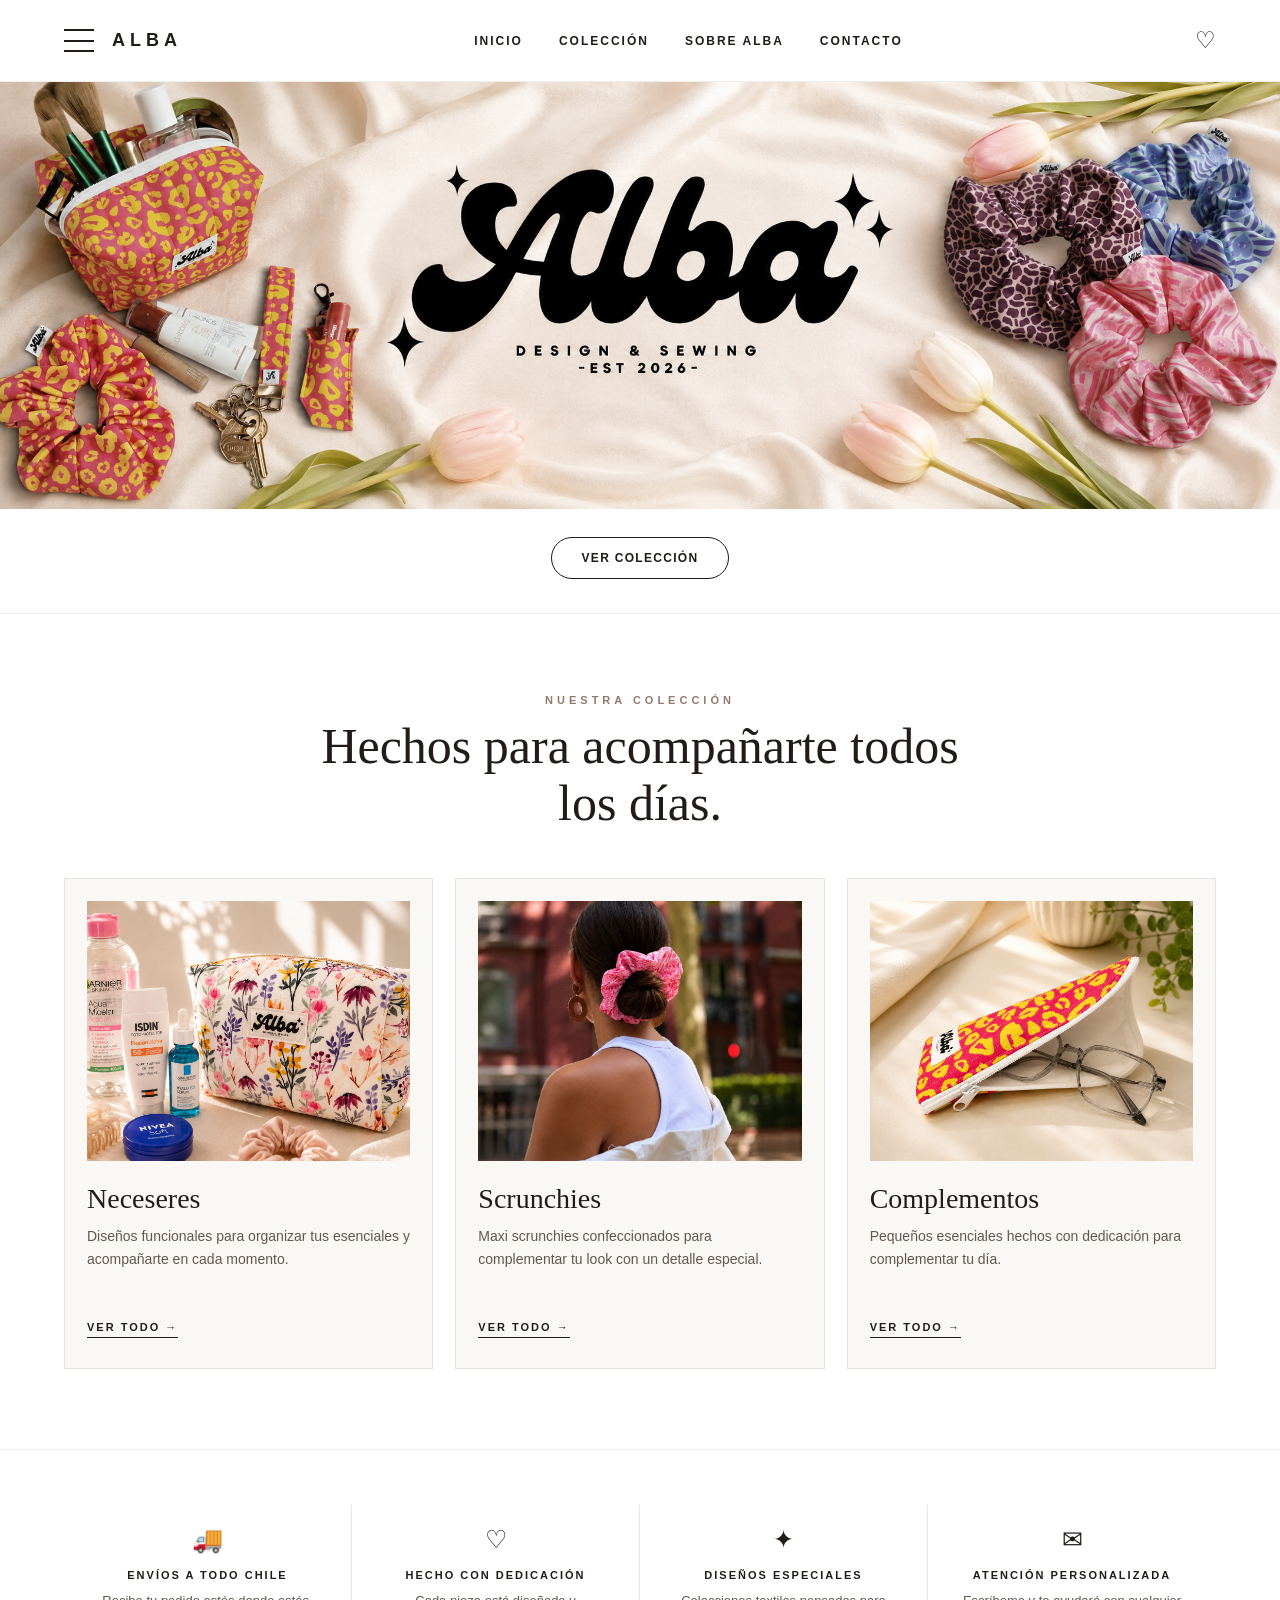
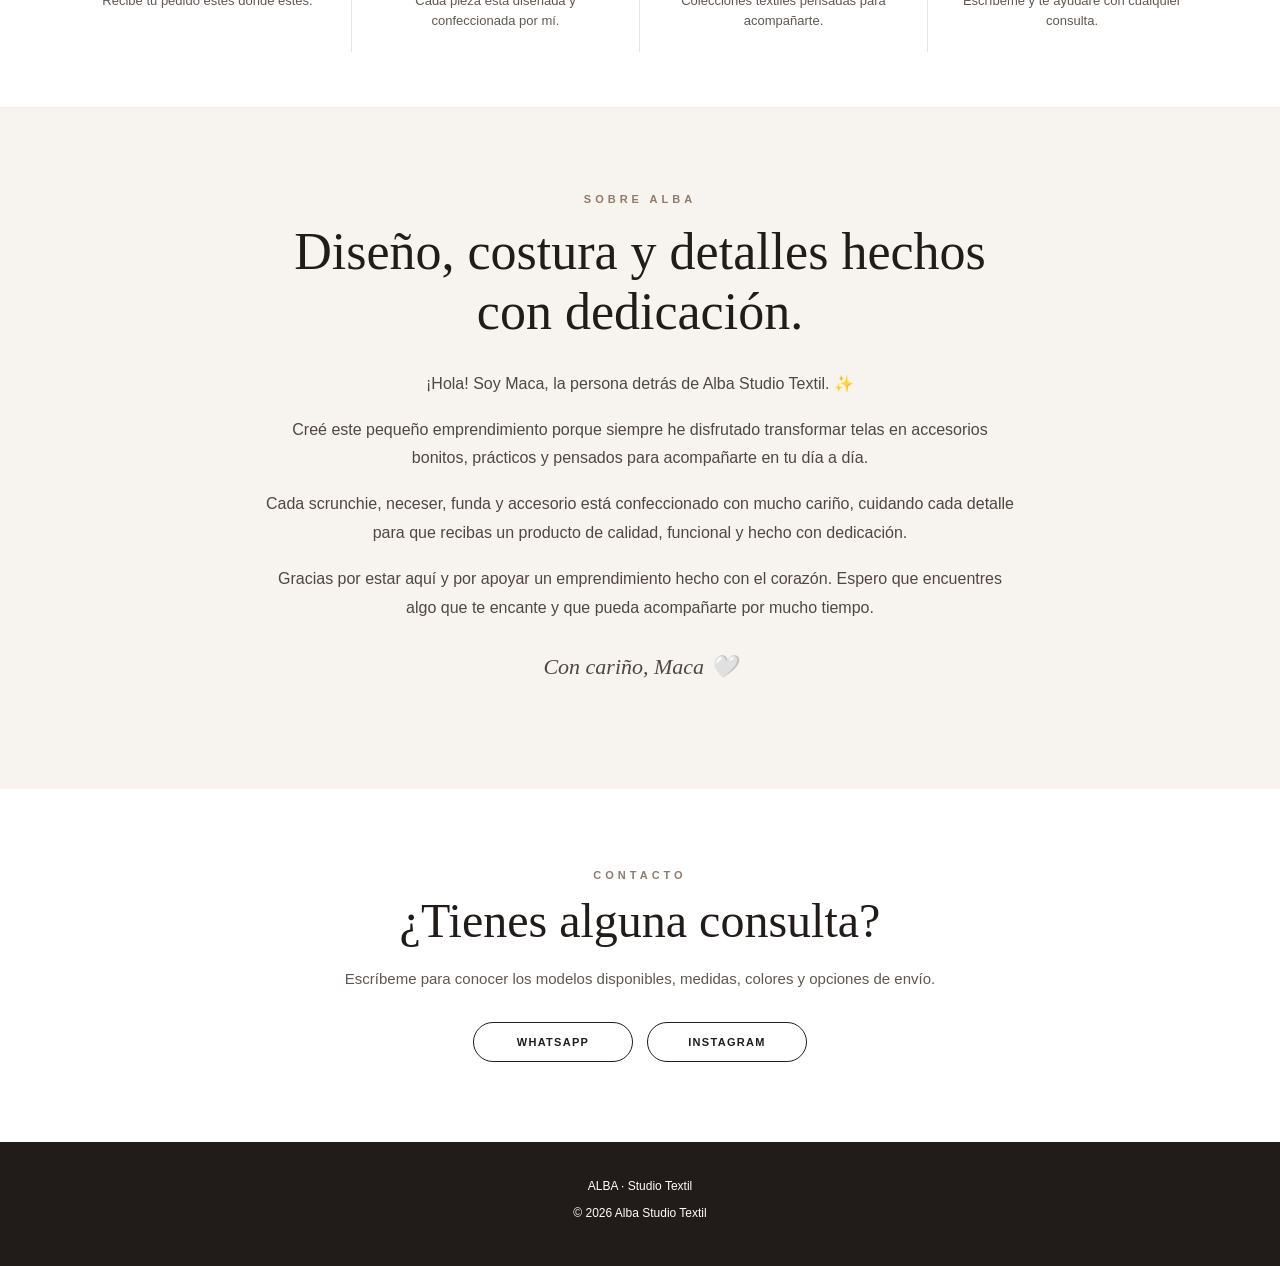
<file: index.html>
<!DOCTYPE html>
<html lang="es">

<head>
  <meta charset="UTF-8">

  <meta
    name="viewport"
    content="width=device-width, initial-scale=1.0"
  >

  <title>Alba Studio Textil</title>

  <link rel="stylesheet" href="style.css">
</head>

<body>

  <header class="encabezado">

    <div class="lado-izquierdo">

      <button
        class="menu-productos-boton"
        id="abrir-menu-productos"
        aria-label="Abrir menú de productos"
        type="button"
      >
        <span></span>
        <span></span>
        <span></span>
      </button>

      <a href="index.html" class="marca-menu">
        ALBA
      </a>

    </div>

    <nav class="menu">
      <a href="#inicio">Inicio</a>
      <a href="#coleccion">Colección</a>
      <a href="#sobre-alba">Sobre Alba</a>
      <a href="#contacto">Contacto</a>
    </nav>

    <a
      class="carrito-boton"
      href="https://wa.me/56994187887"
      target="_blank"
      rel="noopener noreferrer"
      aria-label="Contactar por WhatsApp"
    >
      ♡
    </a>

  </header>


  <!-- Fondo oscuro del menú lateral -->

  <div
    class="fondo-menu-productos"
    id="fondo-menu-productos"
  ></div>


  <!-- Menú lateral de categorías -->

  <aside
    class="menu-productos"
    id="menu-productos"
  >

    <div class="menu-productos-superior">

      <p>Productos</p>

      <button
        class="cerrar-menu-productos"
        id="cerrar-menu-productos"
        aria-label="Cerrar menú"
        type="button"
      >
        ×
      </button>

    </div>

    <nav class="menu-productos-enlaces">

      <a href="neceseres.html">
        Neceseres
      </a>

      <a href="scrunchies.html">
        Scrunchies
      </a>

      <a href="accesorios.html">
        Complementos
      </a>

    </nav>

  </aside>


  <main>

    <!-- Banner principal -->

    <section
      class="portada"
      id="inicio"
    >

      <img
        src="banner-alba.png"
        alt="Alba Studio Textil"
        class="logo-principal"
      >

      <a
        href="#coleccion"
        class="boton-principal"
      >
        Ver colección
      </a>

    </section>


    <!-- Categorías -->

    <section
      class="coleccion"
      id="coleccion"
    >

      <p class="etiqueta-seccion">
        Nuestra colección
      </p>

      <h1 class="titulo-seccion">
        Hechos para acompañarte todos los días.
      </h1>

      <div class="categorias">

        <!-- Neceseres -->

        <article class="categoria">

          <a href="neceseres.html" class="imagen-categoria">

            <img
              src="img/neceser1.png"
              alt="Neceseres Alba"
            >

          </a>

          <h2>Neceseres</h2>

          <p>
            Diseños funcionales para organizar tus esenciales
            y acompañarte en cada momento.
          </p>

          <a
            href="neceseres.html"
            class="enlace-categoria"
          >
            Ver todo →
          </a>

        </article>


        <!-- Scrunchies -->

        <article class="categoria">

          <a href="scrunchies.html" class="imagen-categoria">

            <img
              src="img/scrunchies1.png"
              alt="Scrunchies Alba"
            >

          </a>

          <h2>Scrunchies</h2>

          <p>
            Maxi scrunchies confeccionados para complementar
            tu look con un detalle especial.
          </p>

          <a
            href="scrunchies.html"
            class="enlace-categoria"
          >
            Ver todo →
          </a>

        </article>


        <!-- Complementos -->

        <article class="categoria">

          <a href="accesorios.html" class="imagen-categoria">

            <img
              src="img/accesorios1.png"
              alt="Accesorios Alba"
            >

          </a>

          <h2>Complementos</h2>

          <p>
            Pequeños esenciales hechos con dedicación
            para complementar tu día.
          </p>

          <a
            href="accesorios.html"
            class="enlace-categoria"
          >
            Ver todo →
          </a>

        </article>

      </div>

    </section>


    <!-- Beneficios -->

    <section class="beneficios">

      <article class="beneficio">

        <span>🚚</span>

        <h3>Envíos a todo Chile</h3>

        <p>
          Recibe tu pedido estés donde estés.
        </p>

      </article>


      <article class="beneficio">

        <span>♡</span>

        <h3>Hecho con dedicación</h3>

        <p>
          Cada pieza está diseñada y confeccionada por mí.
        </p>

      </article>


      <article class="beneficio">

        <span>✦</span>

        <h3>Diseños especiales</h3>

        <p>
          Colecciones textiles pensadas para acompañarte.
        </p>

      </article>


      <article class="beneficio">

        <span>✉</span>

        <h3>Atención personalizada</h3>

        <p>
          Escríbeme y te ayudaré con cualquier consulta.
        </p>

      </article>

    </section>


    <!-- Sobre Alba -->

    <section
      class="sobre-alba"
      id="sobre-alba"
    >

      <div class="sobre-contenido">

        <p class="etiqueta-seccion">
          Sobre Alba
        </p>

        <h2>
          Diseño, costura y detalles hechos con dedicación.
        </h2>

        <p>
          ¡Hola! Soy Maca, la persona detrás de Alba Studio Textil. ✨
        </p>

        <p>
          Creé este pequeño emprendimiento porque siempre he disfrutado
          transformar telas en accesorios bonitos, prácticos y pensados
          para acompañarte en tu día a día.
        </p>

        <p>
          Cada scrunchie, neceser, funda y accesorio está confeccionado
          con mucho cariño, cuidando cada detalle para que recibas un
          producto de calidad, funcional y hecho con dedicación.
        </p>

        <p>
          Gracias por estar aquí y por apoyar un emprendimiento hecho con
          el corazón. Espero que encuentres algo que te encante y que pueda
          acompañarte por mucho tiempo.
        </p>

        <p class="firma-maca">
          Con cariño, Maca 🤍
        </p>

      </div>

    </section>


    <!-- Contacto -->

    <section
      class="contacto"
      id="contacto"
    >

      <p class="etiqueta-seccion">
        Contacto
      </p>

      <h2>
        ¿Tienes alguna consulta?
      </h2>

      <p>
        Escríbeme para conocer los modelos disponibles,
        medidas, colores y opciones de envío.
      </p>

      <div class="botones-contacto">

        <a
          class="boton-contacto"
          href="https://wa.me/56994187887"
          target="_blank"
          rel="noopener noreferrer"
        >
          WhatsApp
        </a>

        <a
          class="boton-contacto"
          href="https://www.instagram.com/alba_studiotextil"
          target="_blank"
          rel="noopener noreferrer"
        >
          Instagram
        </a>

      </div>

    </section>

  </main>


  <!-- Pie de página -->

  <footer class="pie-pagina">

    <p>
      ALBA · Studio Textil
    </p>

    <p>
      © 2026 Alba Studio Textil
    </p>

  </footer>


  <!-- Funcionamiento del menú lateral -->

  <script>

    const abrirMenuProductos =
      document.getElementById("abrir-menu-productos");

    const cerrarMenuProductos =
      document.getElementById("cerrar-menu-productos");

    const menuProductos =
      document.getElementById("menu-productos");

    const fondoMenuProductos =
      document.getElementById("fondo-menu-productos");


    function abrirMenu() {

      menuProductos.classList.add("activo");

      fondoMenuProductos.classList.add("activo");

    }


    function cerrarMenu() {

      menuProductos.classList.remove("activo");

      fondoMenuProductos.classList.remove("activo");

    }


    abrirMenuProductos.addEventListener(
      "click",
      abrirMenu
    );


    cerrarMenuProductos.addEventListener(
      "click",
      cerrarMenu
    );


    fondoMenuProductos.addEventListener(
      "click",
      cerrarMenu
    );


    document.addEventListener(
      "keydown",
      function(evento) {

        if (evento.key === "Escape") {

          cerrarMenu();

        }

      }
    );

  </script>

</body>

</html>
</file>
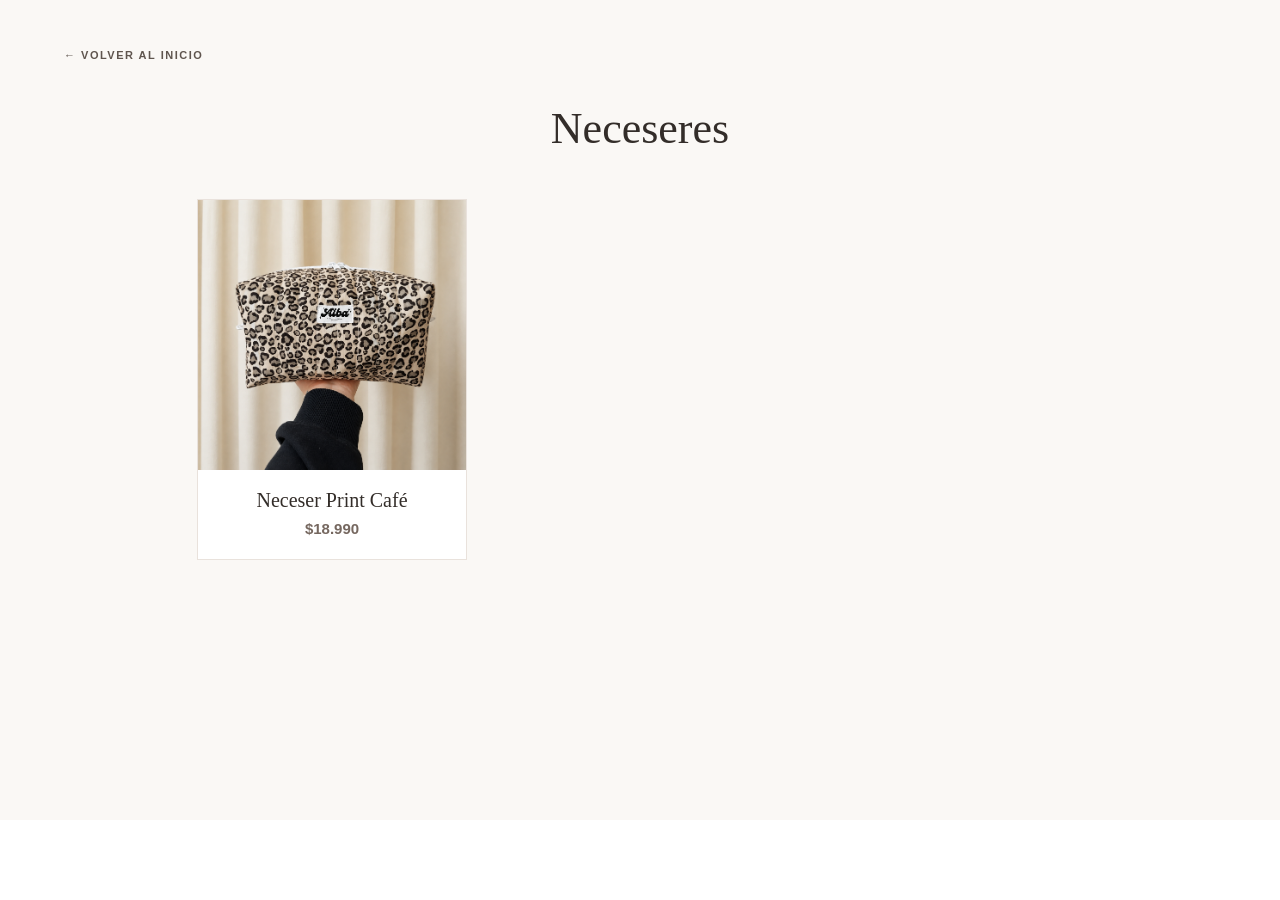
<file: neceseres.html>
<!DOCTYPE html>
<html lang="es">

<head>
    <meta charset="UTF-8">
    <meta name="viewport" content="width=device-width, initial-scale=1.0">

    <title>Neceseres | Alba Studio Textil</title>

    <link rel="stylesheet" href="style.css">
</head>

<body>

<main class="pagina-productos">

    <a href="index.html" class="volver">
        ← Volver al inicio
    </a>

    <h1 class="titulo-categoria">
        Neceseres
    </h1>

    <div class="productos">

        <!-- PRODUCTO 1 -->

        <article class="producto">

            <img
                src="img/neceserprintcafe.png"
                alt="Neceser Print Café"
            >

            <h3>Neceser Print Café</h3>

            <p>$18.990</p>

        </article>

    </div>

</main>

</body>

</html>
</file>
<file: style.css>
/* ================================
   CONFIGURACIÓN GENERAL
================================ */

* {
  margin: 0;
  padding: 0;
  box-sizing: border-box;
}

html {
  scroll-behavior: smooth;
}

body {
  background: #ffffff;
  color: #211c19;
  font-family: Arial, Helvetica, sans-serif;
}

img {
  max-width: 100%;
  height: auto;
  display: block;
}

a {
  color: inherit;
  text-decoration: none;
}

button {
  font: inherit;
}


/* ================================
   ENCABEZADO
================================ */

.encabezado {
  width: 100%;
  height: 82px;
  padding: 0 5%;

  display: flex;
  align-items: center;
  justify-content: space-between;

  border-bottom: 1px solid #eeeeee;
  background: rgba(255, 255, 255, 0.97);

  position: sticky;
  top: 0;
  z-index: 100;
}

.lado-izquierdo {
  display: flex;
  align-items: center;
  gap: 18px;
}

.marca-menu {
  font-size: 18px;
  font-weight: 700;
  letter-spacing: 5px;
}

.menu {
  display: flex;
  align-items: center;
  gap: 36px;
}

.menu a {
  font-size: 12px;
  font-weight: 700;
  letter-spacing: 2px;
  text-transform: uppercase;
  transition: opacity 0.25s ease;
}

.menu a:hover {
  opacity: 0.55;
}

.carrito-boton {
  border: 0;
  background: transparent;
  cursor: pointer;
  font-size: 23px;
}


/* ================================
   MENÚ LATERAL
================================ */

.menu-productos-boton {
  width: 30px;
  height: 23px;
  padding: 0;

  border: none;
  background: transparent;
  cursor: pointer;

  display: flex;
  flex-direction: column;
  justify-content: space-between;
}

.menu-productos-boton span {
  display: block;
  width: 100%;
  height: 2px;
  background: #211c19;
}

.fondo-menu-productos {
  position: fixed;
  inset: 0;

  background: rgba(0, 0, 0, 0.35);

  opacity: 0;
  visibility: hidden;
  transition: 0.3s ease;

  z-index: 998;
}

.fondo-menu-productos.activo {
  opacity: 1;
  visibility: visible;
}

.menu-productos {
  position: fixed;
  top: 0;
  left: 0;

  width: 300px;
  max-width: 86%;
  height: 100vh;
  padding: 30px;

  background: #fffdf9;

  transform: translateX(-100%);
  transition: transform 0.3s ease;

  z-index: 999;
}

.menu-productos.activo {
  transform: translateX(0);
}

.menu-productos-superior {
  display: flex;
  justify-content: space-between;
  align-items: center;

  margin-bottom: 45px;
}

.menu-productos-superior p {
  font-size: 13px;
  font-weight: 700;
  letter-spacing: 2px;
  text-transform: uppercase;
}

.cerrar-menu-productos {
  border: none;
  background: transparent;
  font-size: 32px;
  cursor: pointer;
}

.menu-productos-enlaces {
  display: flex;
  flex-direction: column;
  gap: 24px;
}

.menu-productos-enlaces a {
  padding-bottom: 12px;

  border-bottom: 1px solid #e9e1da;

  font-family: Georgia, "Times New Roman", serif;
  font-size: 22px;
}


/* ================================
   PORTADA
================================ */

.portada {
  width: 100%;
  padding: 0 0 34px;

  display: flex;
  flex-direction: column;
  align-items: center;

  text-align: center;
  border-bottom: 1px solid #eeeeee;
  background: #ffffff;

  overflow: hidden;
}

.logo-principal {
  width: 100%;
  max-width: none;
  height: auto;

  margin: 0 auto;
  object-fit: contain;
}

.boton-principal {
  display: inline-block;
  margin-top: 28px;
  padding: 13px 30px;

  border: 1.5px solid #211c19;
  border-radius: 999px;

  color: #211c19;
  background: transparent;

  font-size: 12px;
  font-weight: 700;
  letter-spacing: 1.3px;
  text-transform: uppercase;

  transition:
    background 0.25s ease,
    color 0.25s ease,
    transform 0.25s ease;
}

.boton-principal:hover {
  color: #ffffff;
  background: #211c19;
  transform: translateY(-2px);
}


/* ================================
   COLECCIONES
================================ */

.coleccion {
  padding: 80px 5%;
  text-align: center;
}

.etiqueta-seccion {
  margin-bottom: 12px;

  color: #907a6c;

  font-size: 11px;
  font-weight: 700;
  letter-spacing: 4px;
  text-transform: uppercase;
}

.titulo-seccion {
  max-width: 680px;
  margin: 0 auto 45px;

  font-family: Georgia, "Times New Roman", serif;
  font-size: clamp(32px, 5vw, 50px);
  font-weight: 400;
  line-height: 1.15;
}

.categorias {
  width: 100%;
  max-width: 1200px;
  margin: 0 auto;

  display: grid;
  grid-template-columns: repeat(3, minmax(0, 1fr));
  gap: 22px;
}

.categoria {
  padding: 22px 22px 30px;

  border: 1px solid #e9e3de;
  background: #faf8f5;

  text-align: left;

  transition:
    transform 0.3s ease,
    box-shadow 0.3s ease;
}

.categoria:hover {
  transform: translateY(-4px);
  box-shadow: 0 12px 30px rgba(50, 38, 30, 0.08);
}

.imagen-categoria {
  width: 100%;
  display: block;
  overflow: hidden;
  border-bottom: none !important;
  padding: 0 !important;
}

.categoria img {
  width: 100%;
  height: 260px;
  margin: 0;

  object-fit: cover;

  transition: transform 0.35s ease;
}

.categoria:hover img {
  transform: scale(1.02);
}

.categoria h2 {
  margin: 22px 0 10px;

  font-family: Georgia, "Times New Roman", serif;
  font-size: 28px;
  font-weight: 400;
}

.categoria p {
  min-height: 70px;
  margin-bottom: 22px;

  color: #625750;

  font-size: 14px;
  line-height: 1.65;
}

.enlace-categoria {
  display: inline-block;
  width: fit-content;
  padding-bottom: 4px;

  border-bottom: 1px solid #211c19;

  font-size: 11px;
  font-weight: 700;
  letter-spacing: 2px;
  text-transform: uppercase;
}


/* ================================
   BENEFICIOS
================================ */

.beneficios {
  padding: 55px 5%;

  display: grid;
  grid-template-columns: repeat(4, 1fr);

  border-top: 1px solid #eeeeee;
  border-bottom: 1px solid #eeeeee;
}

.beneficio {
  padding: 20px 30px;

  text-align: center;
  border-right: 1px solid #e5e5e5;
}

.beneficio:last-child {
  border-right: 0;
}

.beneficio span {
  display: block;
  margin-bottom: 15px;
  font-size: 25px;
}

.beneficio h3 {
  margin-bottom: 10px;

  font-size: 11px;
  letter-spacing: 2px;
  text-transform: uppercase;
}

.beneficio p {
  color: #625750;
  font-size: 13px;
  line-height: 1.6;
}


/* ================================
   SOBRE ALBA
================================ */

.sobre-alba {
  padding: 85px 5%;
  background: #f7f3ef;
}

.sobre-contenido {
  max-width: 750px;
  margin: 0 auto;
  text-align: center;
}

.sobre-contenido h2 {
  margin-bottom: 28px;

  font-family: Georgia, "Times New Roman", serif;
  font-size: clamp(34px, 5vw, 52px);
  font-weight: 400;
  line-height: 1.15;
}

.sobre-contenido p {
  margin: 0 auto 17px;

  color: #504740;

  font-size: 16px;
  line-height: 1.8;
}

.sobre-contenido .etiqueta-seccion {
  color: #907a6c;
  font-size: 11px;
  line-height: normal;
}

.firma-maca {
  margin-top: 25px !important;

  font-family: Georgia, "Times New Roman", serif;
  font-size: 22px !important;
  font-style: italic;
}


/* ================================
   CONTACTO
================================ */

.contacto {
  padding: 80px 5%;
  text-align: center;
}

.contacto h2 {
  margin-bottom: 18px;

  font-family: Georgia, "Times New Roman", serif;
  font-size: clamp(32px, 5vw, 48px);
  font-weight: 400;
}

.contacto > p:not(.etiqueta-seccion) {
  max-width: 600px;
  margin: 0 auto 30px;

  color: #625750;

  font-size: 15px;
  line-height: 1.7;
}

.botones-contacto {
  display: flex;
  justify-content: center;
  gap: 14px;
  flex-wrap: wrap;
}

.boton-contacto {
  display: inline-block;
  min-width: 160px;
  padding: 13px 26px;

  border: 1.5px solid #211c19;
  border-radius: 999px;

  font-size: 11px;
  font-weight: 700;
  letter-spacing: 1.3px;
  text-transform: uppercase;

  transition:
    background 0.25s ease,
    color 0.25s ease;
}

.boton-contacto:hover {
  color: #ffffff;
  background: #211c19;
}


/* ================================
   PIE DE PÁGINA
================================ */

.pie-pagina {
  padding: 35px 5%;

  text-align: center;
  background: #211c19;
  color: #ffffff;
}

.pie-pagina p {
  margin-bottom: 8px;
  font-size: 12px;
  line-height: 1.6;
}


/* ================================
   PÁGINAS DE PRODUCTOS
================================ */

.pagina-productos {
  min-height: calc(100vh - 80px);
  padding: 45px 5% 80px;
  background: #faf8f5;
}

.volver {
  display: inline-block;
  margin-bottom: 42px;

  color: #5f554e;

  font-size: 11px;
  font-weight: 700;
  letter-spacing: 1.5px;
  text-transform: uppercase;
}

.titulo-categoria {
  margin-bottom: 45px;

  text-align: center;

  color: #332d29;

  font-family: Georgia, "Times New Roman", serif;
  font-size: 44px;
  font-weight: 400;
}

.productos {
  width: 100%;
  max-width: 1050px;
  margin: 0 auto;

  display: grid;
  grid-template-columns: repeat(3, minmax(0, 270px));
  justify-content: center;
  gap: 38px;
}

.producto {
  overflow: hidden;

  border: 1px solid #e9e2dc;
  background: #ffffff;

  text-align: center;

  transition:
    transform 0.25s ease,
    box-shadow 0.25s ease;
}

.producto:hover {
  transform: translateY(-4px);
  box-shadow: 0 12px 28px rgba(50, 38, 30, 0.08);
}

.producto img {
  width: 100%;
  height: 270px;

  object-fit: cover;
  background: #f2ece7;
}

.producto h3 {
  margin: 19px 15px 8px;

  color: #332d29;

  font-family: Georgia, "Times New Roman", serif;
  font-size: 20px;
  font-weight: 400;
}

.producto p {
  margin: 0 15px 22px;

  color: #75675f;

  font-size: 15px;
  font-weight: 600;
}


/* ================================
   TABLET
================================ */

@media (max-width: 950px) {

  .categorias {
    grid-template-columns: repeat(2, minmax(0, 1fr));
  }

  .beneficios {
    grid-template-columns: repeat(2, 1fr);
  }

  .beneficio:nth-child(2) {
    border-right: 0;
  }

  .beneficio:nth-child(-n + 2) {
    border-bottom: 1px solid #e5e5e5;
  }

  .productos {
    grid-template-columns: repeat(2, minmax(0, 270px));
  }

}


/* ================================
   CELULAR
================================ */

@media (max-width: 760px) {

  .encabezado {
    height: 68px;
    padding: 0 20px;
  }

  .marca-menu {
    font-size: 15px;
    letter-spacing: 3px;
  }

  .menu {
    display: none;
  }

  .portada {
    padding-bottom: 25px;
  }

  .logo-principal {
    width: 100%;
    max-width: none;
  }

  .boton-principal {
    margin-top: 22px;
    padding: 12px 25px;
    font-size: 11px;
  }

  .coleccion {
    padding: 65px 20px;
  }

  .titulo-seccion {
    margin-bottom: 35px;
    font-size: 36px;
  }

  .categorias {
    grid-template-columns: 1fr;
  }

  .categoria {
    padding: 18px 18px 25px;
  }

  .categoria img {
    height: auto;
    aspect-ratio: 1 / 1;
  }

  .categoria p {
    min-height: 0;
  }

  .beneficios {
    grid-template-columns: 1fr;
    padding: 35px 20px;
  }

  .beneficio {
    border-right: 0;
    border-bottom: 1px solid #e5e5e5;
  }

  .beneficio:last-child {
    border-bottom: 0;
  }

  .sobre-alba,
  .contacto {
    padding: 65px 20px;
  }

  .sobre-contenido h2 {
    font-size: 37px;
  }

  .botones-contacto {
    flex-direction: column;
    align-items: center;
  }

  .boton-contacto {
    width: min(100%, 300px);
  }

  .pagina-productos {
    padding: 30px 20px 65px;
  }

  .titulo-categoria {
    margin-bottom: 35px;
    font-size: 36px;
  }

  .productos {
    grid-template-columns: minmax(0, 340px);
  }

  .producto img {
    height: auto;
    aspect-ratio: 1 / 1;
  }

}


/* ================================
   CELULARES PEQUEÑOS
================================ */

@media (max-width: 420px) {

  .titulo-seccion {
    font-size: 32px;
  }

  .categoria h2 {
    font-size: 25px;
  }

  .titulo-categoria {
    font-size: 33px;
  }

}
</file>
